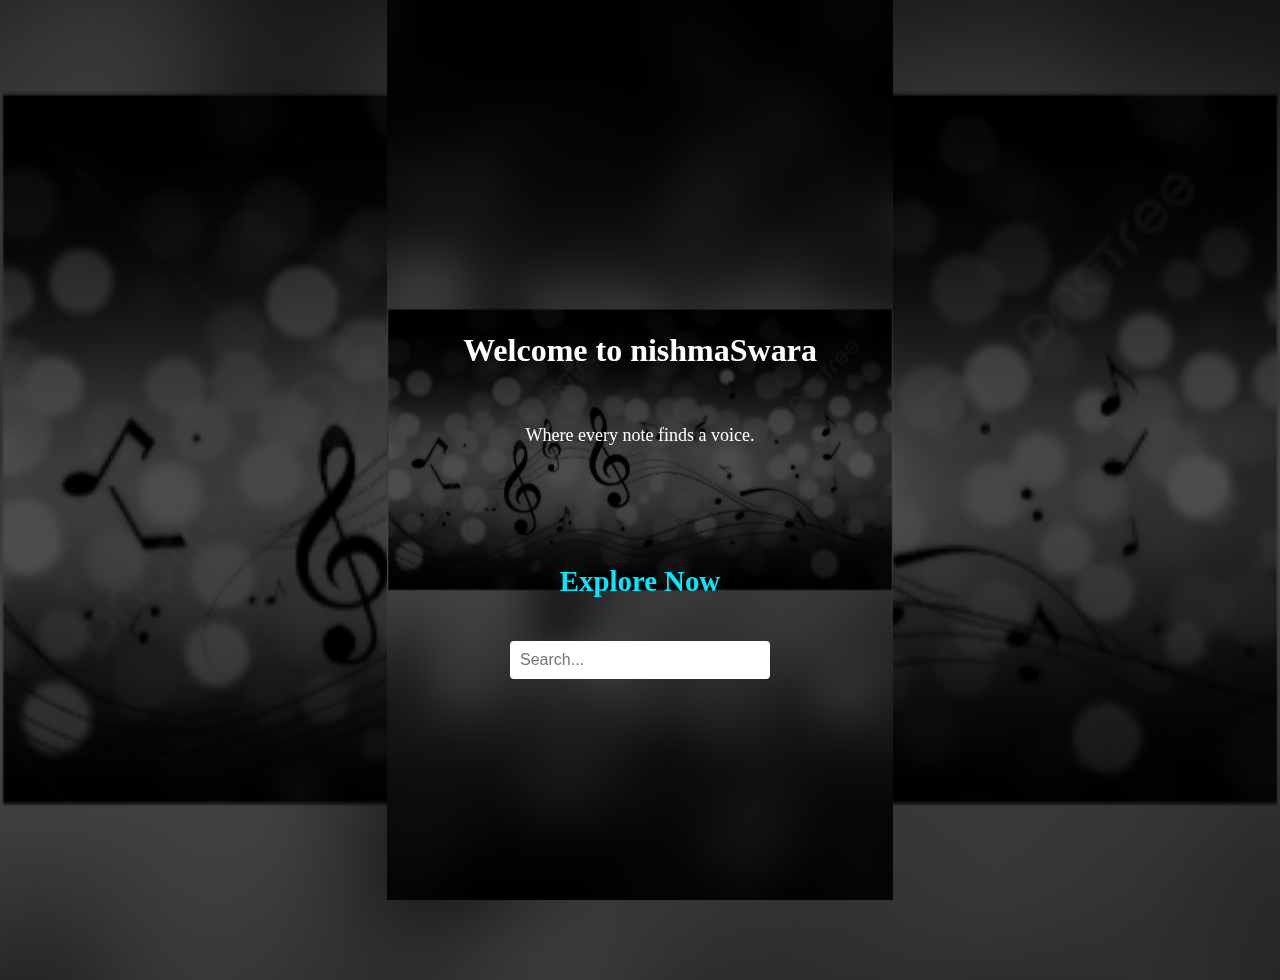
<file: index.html>
<!DOCTYPE html>
<html lang="en">
<head>
  <meta charset="UTF-8" />
  <meta name="viewport" content="width=device-width, initial-scale=1.0"/>
  <title>Welcome | nishmaSware</title>  
  <link rel="stylesheet" href="styles.css" />
</head>

<body>
  <div class="overlay_startUp">
    <h1>Welcome to nishmaSwara</h1>
    <p>
      Where every note finds a voice.
    </p>
    <p>
    </p>
    <h2>Explore Now</h2>

    <!-- Search Box with Dropdown -->
    <div id="search-box">
      <input
        type="text"
        id="searchInput"
        placeholder="Search..."
        oninput="showSuggestions()"
        onfocus="showSuggestions()" /> <!-- ✅ Added onfocus here -->
      <div id="suggestions"></div>
    </div>
  </div>

  <script>
    const pages = [
      { name: "Day1", file: "Day1.html" },      
    ];

    function showSuggestions() {
      const input = document.getElementById("searchInput").value.toLowerCase();
      const suggestionBox = document.getElementById("suggestions");
      suggestionBox.innerHTML = '';

      let matches;

      if (input === '') {
        const label = document.createElement('div');
        label.textContent = 'Popular Topics';
        label.style.fontWeight = 'bold';
        label.style.backgroundColor = '#eee';
        label.style.color = '#333';
        label.style.padding = '8px';
        suggestionBox.appendChild(label);

        matches = pages.slice(0, 5); // Show first 5 items
      } else {
        matches = pages.filter(page => page.name.toLowerCase().includes(input));
      }

      if (matches.length === 0) {
        suggestionBox.style.display = 'none';
        return;
      }

      matches.forEach(match => {
        const div = document.createElement('div');
        div.textContent = match.name;
        div.onclick = () => {
          window.location.href = match.file;
        };
        suggestionBox.appendChild(div);
      });

      suggestionBox.style.display = 'block';
    }

    // ✅ Optional: Hide suggestions when clicking outside
    document.addEventListener('click', (event) => {
      const searchBox = document.getElementById("search-box");
      const suggestions = document.getElementById("suggestions");
      if (!searchBox.contains(event.target)) {
        suggestions.style.display = "none";
      }
    });
  </script>
</body>
</html>
</file>
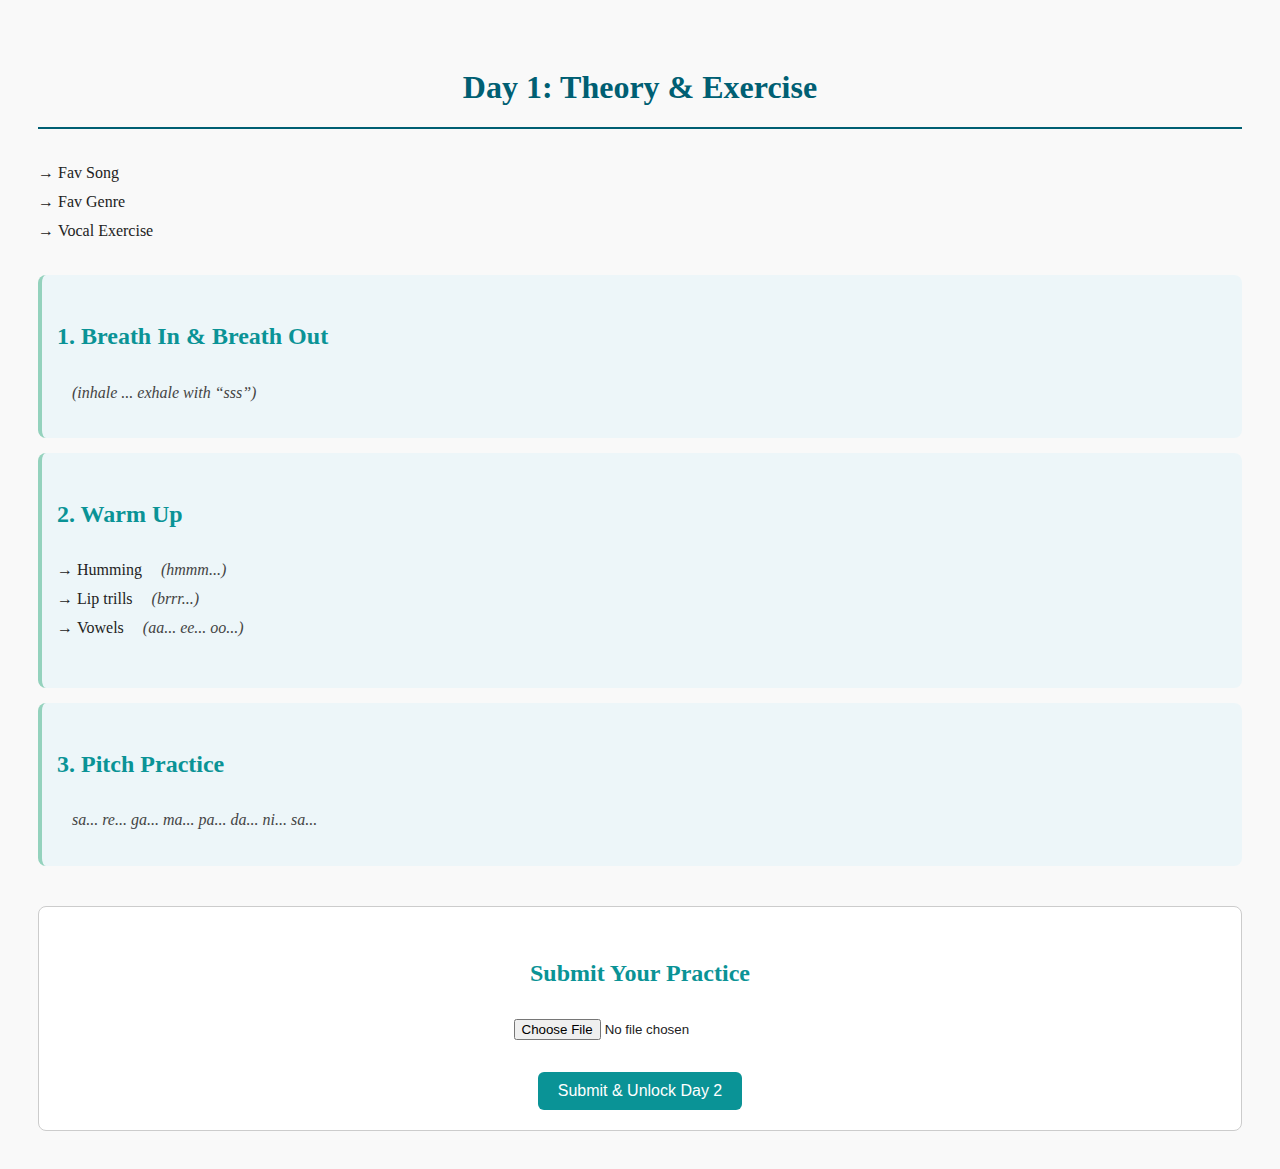
<file: Day1.html>
<!DOCTYPE html>
<html lang="en">
<head>
  <meta charset="UTF-8">
  <meta name="viewport" content="width=device-width, initial-scale=1.0">
  <title>Day 1: Theory & Exercise</title>
  <style>
    body {
      font-family: 'Times New Roman', serif;
      background-color: #f9f9f9;
      color: #222;
      line-height: 1.8;
      padding: 30px;
    }
    h1 {
      text-align: center;
      color: #005f73;
      border-bottom: 2px solid #005f73;
      padding-bottom: 10px;
      margin-bottom: 30px;
    }
    ul {
      list-style-type: "→ ";
      padding-left: 20px;
      margin-bottom: 30px;
    }
    h2 {
      color: #0a9396;
      margin-top: 25px;
    }
    .exercise {
      margin: 15px 0;
      padding: 15px;
      border-left: 4px solid #94d2bd;
      background-color: #edf6f9;
      border-radius: 8px;
    }
    .example {
      font-style: italic;
      color: #444;
      margin-left: 15px;
    }
    .submit-box {
      margin-top: 40px;
      padding: 20px;
      background: #fff;
      border: 1px solid #ccc;
      border-radius: 8px;
      text-align: center;
    }
    button {
      background-color: #0a9396;
      color: white;
      border: none;
      padding: 10px 20px;
      border-radius: 6px;
      cursor: pointer;
      font-size: 16px;
    }
    button:hover {
      background-color: #007f81;
    }
  </style>
</head>
<body>

  <h1>Day 1: Theory & Exercise</h1>

  <ul>
    <li>Fav Song</li>
    <li>Fav Genre</li>
    <li>Vocal Exercise</li>
  </ul>

  <div class="exercise">
    <h2>1. Breath In & Breath Out</h2>
    <p class="example">(inhale ... exhale with “sss”)</p>
  </div>

  <div class="exercise">
    <h2>2. Warm Up</h2>
    <ul>
      <li>Humming <span class="example">(hmmm...)</span></li>
      <li>Lip trills <span class="example">(brrr...)</span></li>
      <li>Vowels <span class="example">(aa... ee... oo...)</span></li>
    </ul>
  </div>

  <div class="exercise">
    <h2>3. Pitch Practice</h2>
    <p class="example">sa... re... ga... ma...  
      pa... da... ni... sa...</p>
  </div>

  <!-- ✅ Submit Section -->
  <div class="submit-box">
    <h2>Submit Your Practice</h2>
    <form onsubmit="completeDay1(); return false;">
      <input type="file" accept="audio/*,video/*" required><br><br>
      <button type="submit">Submit & Unlock Day 2</button>
    </form>
  </div>

  <script>
    function completeDay1() {
      // Mark Day 1 as complete
      localStorage.setItem("day1_completed", "true");
      alert("Your practice has been submitted! ✅ You can now access Day 2.");
      window.location.href = "Day2.html"; // redirect to Day 2
    }
  </script>

</body>
</html>
</file>
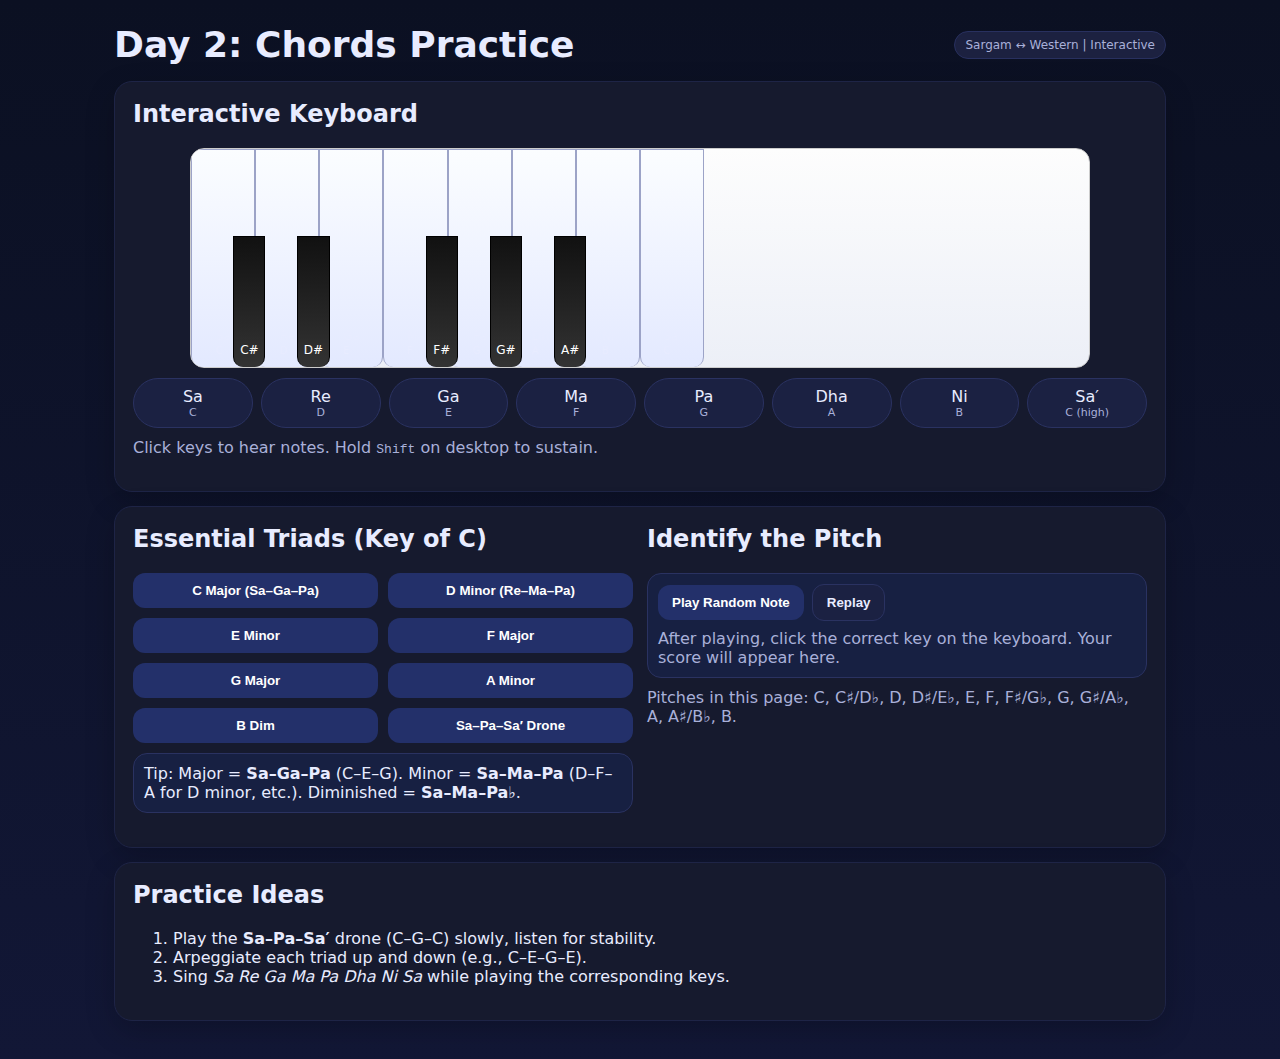
<file: Day2.html>
<!DOCTYPE html>
<html lang="en">
<head>
<meta charset="UTF-8" />
<meta name="viewport" content="width=device-width, initial-scale=1" />
<title>Day 2: Chords Practice</title>
<style>
:root{
--bg:#0f1220; --card:#161a2e; --ink:#e8ecff; --muted:#a9b0d9; --accent:#7aa2ff; --good:#34d399; --warn:#f59e0b; --bad:#ef4444;
}
*{box-sizing:border-box}
body{margin:0;font-family:system-ui,-apple-system,Segoe UI,Roboto,Ubuntu,"Noto Sans",sans-serif;background:linear-gradient(180deg,#0b1022,#121736);color:var(--ink);}
.wrap{max-width:1100px;margin:auto;padding:24px}
header{display:flex;align-items:center;justify-content:space-between;gap:12px;margin-bottom:16px}
h1{font-size:clamp(20px,4vw,36px);margin:0}
.badge{font-size:12px;background:#1c2140;color:var(--muted);padding:6px 10px;border-radius:999px;border:1px solid #28305f}


.card{background:var(--card);border:1px solid #1e2446;border-radius:18px;padding:18px;margin:14px 0;box-shadow:0 10px 30px rgba(0,0,0,.2)}
.row{display:flex;flex-wrap:wrap;gap:14px}
.col{flex:1 1 340px}

  /* PIANO */
.piano{position:relative;height:200px;user-select:none;border-radius:14px;overflow:hidden;border:1px solid #232a52;background:linear-gradient(#e9eefc,#cfd9ff)}
.piano {
  width: 100%;
  max-width: 900px;   /* optional: limit max size */
  margin: 0 auto;     /* center it */
  height: 220px;      /* slightly taller for better look */
display: block;
  background: linear-gradient(#fdfdfd, #eceff7); /* lighter */
  border: 1px solid #ccc;
}
  .key{position:absolute;bottom:0;border:1px solid #9ca3c7;border-bottom:none;border-radius:0 0 10px 10px;display:flex;align-items:flex-end;justify-content:center;padding-bottom:10px;font-size:12px;cursor:pointer;transition:transform .02s}
.key.white{width:calc(100%/14);top:0;background:linear-gradient(#fbfdff,#e3e9ff)}
.key.black{width:calc(100%/28);height:60%;background:linear-gradient(#111,#333);color:#fff;border-color:#000;z-index:2}
.key:active,.key.playing{transform:translateY(1px);filter:brightness(0.95)}


.labels{display:grid;grid-template-columns:repeat(8,1fr);gap:8px;margin-top:10px}
.labels .chip{background:#1b2142;border:1px solid #2a3261;border-radius:999px;padding:8px 10px;text-align:center}
.labels small{display:block;color:var(--muted);font-size:11px}


.btn{appearance:none;border:none;border-radius:12px;padding:10px 14px;background:#23306a;color:#fff;font-weight:600;cursor:pointer}
.btn:hover{filter:brightness(1.1)}
.btn.ghost{background:#1b2142;color:var(--ink);border:1px solid #2a3261}


.grid-buttons{display:grid;grid-template-columns:repeat(auto-fit,minmax(180px,1fr));gap:10px}
.pill{background:#172042;border:1px solid #2a3261;border-radius:14px;padding:10px}
.status{font-weight:700}
</style>
</head>
<body>
<div class="wrap">
<header>
<h1>Day 2: Chords Practice</h1>
<span class="badge">Sargam ↔ Western | Interactive</span>
</header>


<!-- Keyboard + Sargam mapping -->
<section class="card">
<h2 style="margin-top:0">Interactive Keyboard</h2>
<div id="piano" class="piano" aria-label="Piano keyboard (C4 to C5)"></div>
<div class="labels">
<div class="chip">Sa <small>C</small></div>
<div class="chip">Re <small>D</small></div>
<div class="chip">Ga <small>E</small></div>
<div class="chip">Ma <small>F</small></div>
<div class="chip">Pa <small>G</small></div>
<div class="chip">Dha <small>A</small></div>
<div class="chip">Ni <small>B</small></div>
<div class="chip">Sa′ <small>C (high)</small></div>
</div>
<p style="color:var(--muted);margin-top:10px">Click keys to hear notes. Hold <kbd>Shift</kbd> on desktop to sustain.</p>
</section>


<!-- Chords section -->
<section class="card">
<div class="row">
<div class="col">
<h2 style="margin-top:0">Essential Triads (Key of C)</h2>
<div class="grid-buttons" id="chordButtons"></div>
<p class="pill" style="margin-top:10px">Tip: Major = <strong>Sa–Ga–Pa</strong> (C–E–G). Minor = <strong>Sa–Ma–Pa</strong> (D–F–A for D minor, etc.). Diminished = <strong>Sa–Ma–Pa♭</strong>.</p>
</div>
<div class="col">
<h2 style="margin-top:0">Identify the Pitch</h2>
<div class="pill">
<div style="display:flex;gap:8px;align-items:center;flex-wrap:wrap">
<button class="btn" id="playRandomNote">Play Random Note</button>
<button class="btn ghost" id="replayNote" disabled>Replay</button>
<span class="status" id="quizStatus"></span>
</div>
<p style="color:var(--muted);margin:8px 0 0">After playing, click the correct key on the keyboard. Your score will appear here.</p>
</div>
<p style="margin-top:10px;color:var(--muted)">Pitches in this page: C, C♯/D♭, D, D♯/E♭, E, F, F♯/G♭, G, G♯/A♭, A, A♯/B♭, B.</p>
</div>
</div>

  </section>


<section class="card">
<h2 style="margin-top:0">Practice Ideas</h2>
<ol>
<li>Play the <strong>Sa–Pa–Sa′</strong> drone (C–G–C) slowly, listen for stability.</li>
<li>Arpeggiate each triad up and down (e.g., C–E–G–E).</li>
<li>Sing <em>Sa Re Ga Ma Pa Dha Ni Sa</em> while playing the corresponding keys.</li>
</ol>
</section>
</div>


<script>
// ------- Audio helpers -------
const audioCtx = new (window.AudioContext || window.webkitAudioContext)();


function freqFromSemis(base, semis){return base * Math.pow(2, semis/12)}


// Reference: A4 = 440 Hz, C4 is -9 semitones from A4
const A4 = 440;
const C4 = freqFromSemis(A4, -9);
  // Layout: C4..B4 plus C5 (13 white notes / 12 semitone steps)
const noteOrder = [
{n:"C4", sargam:"Sa"}, {n:"C#4", alt:"Db4"}, {n:"D4", sargam:"Re"}, {n:"D#4", alt:"Eb4"},
{n:"E4", sargam:"Ga"}, {n:"F4", sargam:"Ma"}, {n:"F#4", alt:"Gb4"}, {n:"G4", sargam:"Pa"},
{n:"G#4", alt:"Ab4"}, {n:"A4", sargam:"Dha"}, {n:"A#4", alt:"Bb4"}, {n:"B4", sargam:"Ni"}, {n:"C5", sargam:"Sa′"}
];


// Compute frequencies relative to C4
const semisFromC = [0,1,2,3,4,5,6,7,8,9,10,11,12];
const notes = noteOrder.map((o,i)=>({
...o,
idx:i,
freq: freqFromSemis(C4, semisFromC[i])
}));


// ------- Build keyboard -------
const piano = document.getElementById('piano');


// positions for white keys (14 columns for C..C)
const whiteOrder = [0,2,4,5,7,9,11,12]; // indices of white keys from notes


// Build white keys first
  whiteOrder.forEach((i,wi)=>{
const n = notes[i];
const el = document.createElement('div');
el.className = 'key white';
el.style.left = `calc(${wi} * (100%/14))`;
el.style.width = 'calc(100%/14)';
el.dataset.noteIndex = i;
el.innerHTML = `<div>${n.sargam? n.sargam+"<br><small>"+n.n.replace(/[0-9]/g,'')+"</small>": n.n}</div>`;
piano.appendChild(el);
});


// Map black key positions between whites
const blackMap = {1:0.66, 3:1.66, 6:3.66, 8:4.66, 10:5.66};
Object.entries(blackMap).forEach(([i,pos])=>{
const n = notes[+i];
const el = document.createElement('div');
el.className = 'key black';
el.style.left = `calc(${pos} * (100%/14))`;
el.dataset.noteIndex = +i;
el.textContent = n.n.replace(/[0-9]/g,'');
piano.appendChild(el);
});

  // play utilities
function playFreq(freq, duration=0.6){
const now = audioCtx.currentTime;
const o = audioCtx.createOscillator();
const g = audioCtx.createGain();
o.type = 'sine';
o.frequency.value = freq;
o.connect(g); g.connect(audioCtx.destination);
// simple ADSR-ish envelope
g.gain.setValueAtTime(0, now);
g.gain.linearRampToValueAtTime(0.9, now+0.02);
const sustain = (window._sustain? 1.2 : 0.4);
g.gain.setTargetAtTime(0.0001, now + sustain, 0.25);
o.start(now); o.stop(now + sustain + 0.6);
return {o,g};
}


function playChord(freqs){ freqs.forEach((f,i)=> setTimeout(()=>playFreq(f,0.8), i*20)); }


function keyDown(el){ el.classList.add('playing'); setTimeout(()=>el.classList.remove('playing'), 120); }

  piano.addEventListener('mousedown', e=>{
const key = e.target.closest('.key'); if(!key) return;
const idx = +key.dataset.noteIndex; if(Number.isNaN(idx)) return;
keyDown(key); playFreq(notes[idx].freq);
if(activeQuiz && quizAnswer === idx){ score++; quizFlash('Correct!', 'good'); activeQuiz=false; updateButtons(); }
else if(activeQuiz){ quizFlash('Try again', 'bad'); }
});


// sustain with Shift key
window.addEventListener('keydown', e=>{ if(e.key==='Shift') window._sustain = true; });
window.addEventListener('keyup', e=>{ if(e.key==='Shift') window._sustain = false; });


// ------- Chord buttons -------
const chordDefs = [
{name:'C Major (Sa–Ga–Pa)', tones:['C4','E4','G4']},
{name:'D Minor (Re–Ma–Pa)', tones:['D4','F4','A4']},
{name:'E Minor', tones:['E4','G4','B4']},
{name:'F Major', tones:['F4','A4','C5']},
{name:'G Major', tones:['G4','B4','D4']},
{name:'A Minor', tones:['A4','C4','E4']},
{name:'B Dim', tones:['B4','D4','F4']},
{name:'Sa–Pa–Sa′ Drone', tones:['C4','G4','C5']},
];

  const byName = Object.fromEntries(notes.map(n=>[n.n,n]));
const chordButtons = document.getElementById('chordButtons');
chordDefs.forEach(ch=>{
const b = document.createElement('button');
b.className='btn'; b.textContent=ch.name; b.style.whiteSpace='nowrap';
b.onclick = ()=>{ const freqs = ch.tones.map(t=>byName[t].freq); playChord(freqs); };
chordButtons.appendChild(b);
});


// ------- Pitch quiz -------
let activeQuiz=false, quizAnswer=null, score=0, total=0, lastIdx=null, lastOscs=null;
const playBtn = document.getElementById('playRandomNote');
const replayBtn = document.getElementById('replayNote');
const statusEl = document.getElementById('quizStatus');


function quizFlash(msg, type){
statusEl.textContent = `${msg} • Score ${score}/${total}`;
statusEl.style.color = type==='good'? 'var(--good)': type==='bad'? 'var(--bad)': 'var(--ink)';
}

  function startQuiz(){
const pool = notes.map((_,i)=>i);
let idx = pool[Math.floor(Math.random()*pool.length)];
if(idx===lastIdx) idx = (idx+1)%pool.length; // avoid repeat
lastIdx = idx; quizAnswer = idx; activeQuiz=true; total++;
const p = playFreq(notes[idx].freq); lastOscs=p; updateButtons(); quizFlash('Which note is this?', 'warn');
}


function replay(){ if(!lastIdx) return; playFreq(notes[lastIdx].freq); }


function updateButtons(){ replayBtn.disabled = !activeQuiz; }


playBtn.addEventListener('click', startQuiz);
replayBtn.addEventListener('click', replay);
</script>
</body>
</html>
</file>
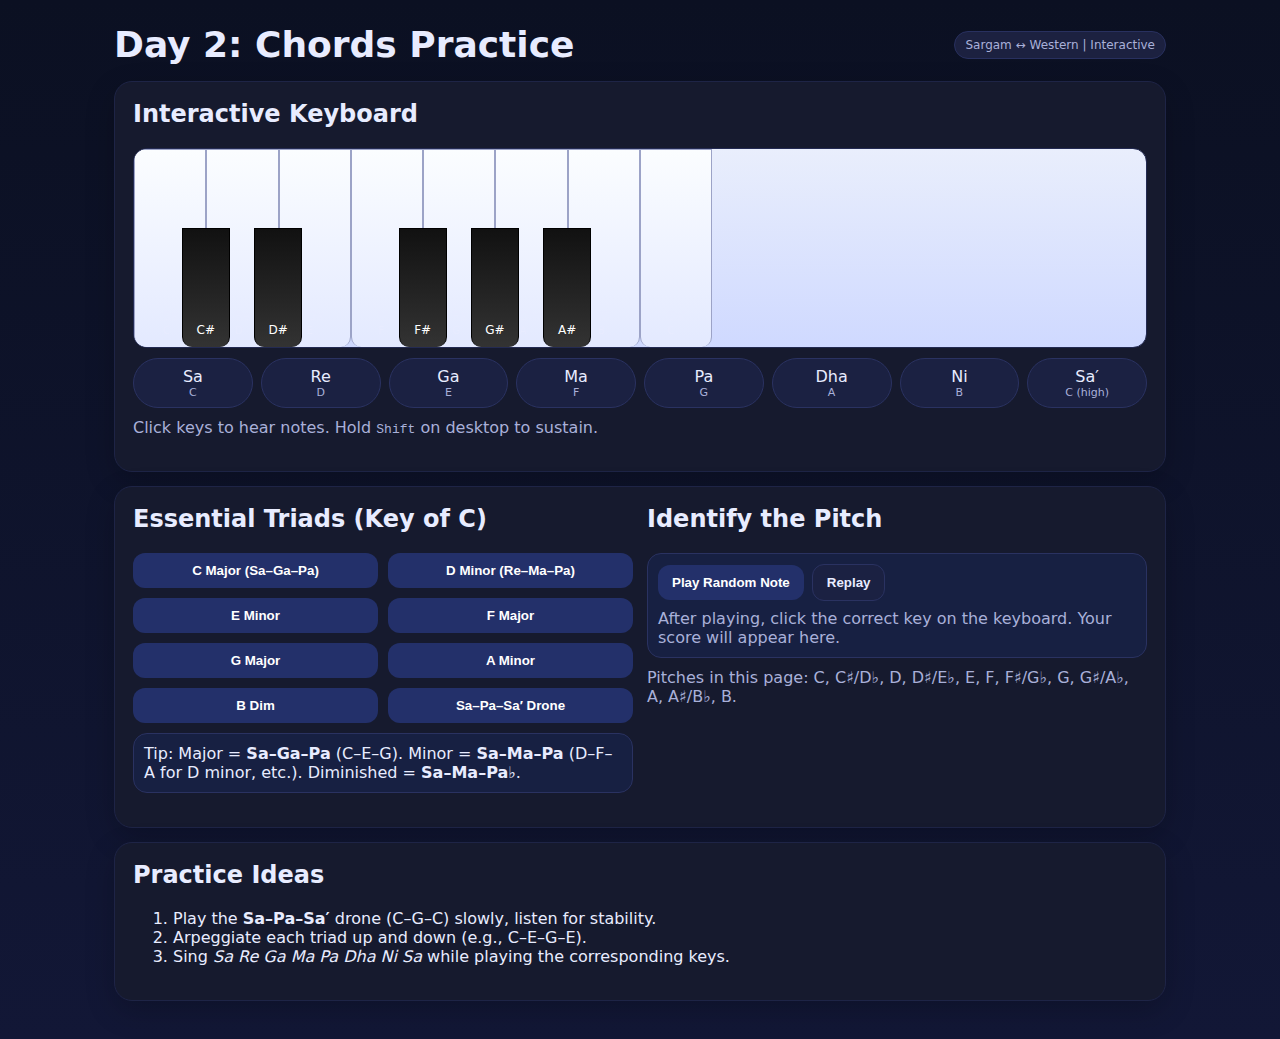
<file: Day2copy.html>
<!DOCTYPE html>
<html lang="en">
<head>
<meta charset="UTF-8" />
<meta name="viewport" content="width=device-width, initial-scale=1" />
<title>Day 2: Chords Practice</title>
<style>
:root{
--bg:#0f1220; --card:#161a2e; --ink:#e8ecff; --muted:#a9b0d9; --accent:#7aa2ff; --good:#34d399; --warn:#f59e0b; --bad:#ef4444;
}
*{box-sizing:border-box}
body{margin:0;font-family:system-ui,-apple-system,Segoe UI,Roboto,Ubuntu,"Noto Sans",sans-serif;background:linear-gradient(180deg,#0b1022,#121736);color:var(--ink);}
.wrap{max-width:1100px;margin:auto;padding:24px}
header{display:flex;align-items:center;justify-content:space-between;gap:12px;margin-bottom:16px}
h1{font-size:clamp(20px,4vw,36px);margin:0}
.badge{font-size:12px;background:#1c2140;color:var(--muted);padding:6px 10px;border-radius:999px;border:1px solid #28305f}


.card{background:var(--card);border:1px solid #1e2446;border-radius:18px;padding:18px;margin:14px 0;box-shadow:0 10px 30px rgba(0,0,0,.2)}
.row{display:flex;flex-wrap:wrap;gap:14px}
.col{flex:1 1 340px}

  /* PIANO */
.piano{position:relative;height:200px;user-select:none;border-radius:14px;overflow:hidden;border:1px solid #232a52;background:linear-gradient(#e9eefc,#cfd9ff)}
.key{position:absolute;bottom:0;border:1px solid #9ca3c7;border-bottom:none;border-radius:0 0 10px 10px;display:flex;align-items:flex-end;justify-content:center;padding-bottom:10px;font-size:12px;cursor:pointer;transition:transform .02s}
.key.white{width:calc(100%/14);top:0;background:linear-gradient(#fbfdff,#e3e9ff)}
.key.black{width:calc(100%/21);height:60%;background:linear-gradient(#111,#333);color:#fff;border-color:#000;z-index:2}
.key:active,.key.playing{transform:translateY(1px);filter:brightness(0.95)}


.labels{display:grid;grid-template-columns:repeat(8,1fr);gap:8px;margin-top:10px}
.labels .chip{background:#1b2142;border:1px solid #2a3261;border-radius:999px;padding:8px 10px;text-align:center}
.labels small{display:block;color:var(--muted);font-size:11px}


.btn{appearance:none;border:none;border-radius:12px;padding:10px 14px;background:#23306a;color:#fff;font-weight:600;cursor:pointer}
.btn:hover{filter:brightness(1.1)}
.btn.ghost{background:#1b2142;color:var(--ink);border:1px solid #2a3261}


.grid-buttons{display:grid;grid-template-columns:repeat(auto-fit,minmax(180px,1fr));gap:10px}
.pill{background:#172042;border:1px solid #2a3261;border-radius:14px;padding:10px}
.status{font-weight:700}
</style>
</head>
<body>
<div class="wrap">
<header>
<h1>Day 2: Chords Practice</h1>
<span class="badge">Sargam ↔ Western | Interactive</span>
</header>


<!-- Keyboard + Sargam mapping -->
<section class="card">
<h2 style="margin-top:0">Interactive Keyboard</h2>
<div id="piano" class="piano" aria-label="Piano keyboard (C4 to C5)"></div>
<div class="labels">
<div class="chip">Sa <small>C</small></div>
<div class="chip">Re <small>D</small></div>
<div class="chip">Ga <small>E</small></div>
<div class="chip">Ma <small>F</small></div>
<div class="chip">Pa <small>G</small></div>
<div class="chip">Dha <small>A</small></div>
<div class="chip">Ni <small>B</small></div>
<div class="chip">Sa′ <small>C (high)</small></div>
</div>
<p style="color:var(--muted);margin-top:10px">Click keys to hear notes. Hold <kbd>Shift</kbd> on desktop to sustain.</p>
</section>


<!-- Chords section -->
<section class="card">
<div class="row">
<div class="col">
<h2 style="margin-top:0">Essential Triads (Key of C)</h2>
<div class="grid-buttons" id="chordButtons"></div>
<p class="pill" style="margin-top:10px">Tip: Major = <strong>Sa–Ga–Pa</strong> (C–E–G). Minor = <strong>Sa–Ma–Pa</strong> (D–F–A for D minor, etc.). Diminished = <strong>Sa–Ma–Pa♭</strong>.</p>
</div>
<div class="col">
<h2 style="margin-top:0">Identify the Pitch</h2>
<div class="pill">
<div style="display:flex;gap:8px;align-items:center;flex-wrap:wrap">
<button class="btn" id="playRandomNote">Play Random Note</button>
<button class="btn ghost" id="replayNote" disabled>Replay</button>
<span class="status" id="quizStatus"></span>
</div>
<p style="color:var(--muted);margin:8px 0 0">After playing, click the correct key on the keyboard. Your score will appear here.</p>
</div>
<p style="margin-top:10px;color:var(--muted)">Pitches in this page: C, C♯/D♭, D, D♯/E♭, E, F, F♯/G♭, G, G♯/A♭, A, A♯/B♭, B.</p>
</div>
</div>

  </section>


<section class="card">
<h2 style="margin-top:0">Practice Ideas</h2>
<ol>
<li>Play the <strong>Sa–Pa–Sa′</strong> drone (C–G–C) slowly, listen for stability.</li>
<li>Arpeggiate each triad up and down (e.g., C–E–G–E).</li>
<li>Sing <em>Sa Re Ga Ma Pa Dha Ni Sa</em> while playing the corresponding keys.</li>
</ol>
</section>
</div>


<script>
// ------- Audio helpers -------
const audioCtx = new (window.AudioContext || window.webkitAudioContext)();


function freqFromSemis(base, semis){return base * Math.pow(2, semis/12)}


// Reference: A4 = 440 Hz, C4 is -9 semitones from A4
const A4 = 440;
const C4 = freqFromSemis(A4, -9);
  // Layout: C4..B4 plus C5 (13 white notes / 12 semitone steps)
const noteOrder = [
{n:"C4", sargam:"Sa"}, {n:"C#4", alt:"Db4"}, {n:"D4", sargam:"Re"}, {n:"D#4", alt:"Eb4"},
{n:"E4", sargam:"Ga"}, {n:"F4", sargam:"Ma"}, {n:"F#4", alt:"Gb4"}, {n:"G4", sargam:"Pa"},
{n:"G#4", alt:"Ab4"}, {n:"A4", sargam:"Dha"}, {n:"A#4", alt:"Bb4"}, {n:"B4", sargam:"Ni"}, {n:"C5", sargam:"Sa′"}
];


// Compute frequencies relative to C4
const semisFromC = [0,1,2,3,4,5,6,7,8,9,10,11,12];
const notes = noteOrder.map((o,i)=>({
...o,
idx:i,
freq: freqFromSemis(C4, semisFromC[i])
}));


// ------- Build keyboard -------
const piano = document.getElementById('piano');


// positions for white keys (14 columns for C..C)
const whiteOrder = [0,2,4,5,7,9,11,12]; // indices of white keys from notes


// Build white keys first
  whiteOrder.forEach((i,wi)=>{
const n = notes[i];
const el = document.createElement('div');
el.className = 'key white';
el.style.left = `calc(${wi} * (100%/14))`;
el.style.width = 'calc(100%/14)';
el.dataset.noteIndex = i;
el.innerHTML = `<div>${n.sargam? n.sargam+"<br><small>"+n.n.replace(/[0-9]/g,'')+"</small>": n.n}</div>`;
piano.appendChild(el);
});


// Map black key positions between whites
const blackMap = {1:0.66, 3:1.66, 6:3.66, 8:4.66, 10:5.66};
Object.entries(blackMap).forEach(([i,pos])=>{
const n = notes[+i];
const el = document.createElement('div');
el.className = 'key black';
el.style.left = `calc(${pos} * (100%/14))`;
el.dataset.noteIndex = +i;
el.textContent = n.n.replace(/[0-9]/g,'');
piano.appendChild(el);
});

  // play utilities
function playFreq(freq, duration=0.6){
const now = audioCtx.currentTime;
const o = audioCtx.createOscillator();
const g = audioCtx.createGain();
o.type = 'sine';
o.frequency.value = freq;
o.connect(g); g.connect(audioCtx.destination);
// simple ADSR-ish envelope
g.gain.setValueAtTime(0, now);
g.gain.linearRampToValueAtTime(0.9, now+0.02);
const sustain = (window._sustain? 1.2 : 0.4);
g.gain.setTargetAtTime(0.0001, now + sustain, 0.25);
o.start(now); o.stop(now + sustain + 0.6);
return {o,g};
}


function playChord(freqs){ freqs.forEach((f,i)=> setTimeout(()=>playFreq(f,0.8), i*20)); }


function keyDown(el){ el.classList.add('playing'); setTimeout(()=>el.classList.remove('playing'), 120); }

  piano.addEventListener('mousedown', e=>{
const key = e.target.closest('.key'); if(!key) return;
const idx = +key.dataset.noteIndex; if(Number.isNaN(idx)) return;
keyDown(key); playFreq(notes[idx].freq);
if(activeQuiz && quizAnswer === idx){ score++; quizFlash('Correct!', 'good'); activeQuiz=false; updateButtons(); }
else if(activeQuiz){ quizFlash('Try again', 'bad'); }
});


// sustain with Shift key
window.addEventListener('keydown', e=>{ if(e.key==='Shift') window._sustain = true; });
window.addEventListener('keyup', e=>{ if(e.key==='Shift') window._sustain = false; });


// ------- Chord buttons -------
const chordDefs = [
{name:'C Major (Sa–Ga–Pa)', tones:['C4','E4','G4']},
{name:'D Minor (Re–Ma–Pa)', tones:['D4','F4','A4']},
{name:'E Minor', tones:['E4','G4','B4']},
{name:'F Major', tones:['F4','A4','C5']},
{name:'G Major', tones:['G4','B4','D4']},
{name:'A Minor', tones:['A4','C4','E4']},
{name:'B Dim', tones:['B4','D4','F4']},
{name:'Sa–Pa–Sa′ Drone', tones:['C4','G4','C5']},
];

  const byName = Object.fromEntries(notes.map(n=>[n.n,n]));
const chordButtons = document.getElementById('chordButtons');
chordDefs.forEach(ch=>{
const b = document.createElement('button');
b.className='btn'; b.textContent=ch.name; b.style.whiteSpace='nowrap';
b.onclick = ()=>{ const freqs = ch.tones.map(t=>byName[t].freq); playChord(freqs); };
chordButtons.appendChild(b);
});


// ------- Pitch quiz -------
let activeQuiz=false, quizAnswer=null, score=0, total=0, lastIdx=null, lastOscs=null;
const playBtn = document.getElementById('playRandomNote');
const replayBtn = document.getElementById('replayNote');
const statusEl = document.getElementById('quizStatus');


function quizFlash(msg, type){
statusEl.textContent = `${msg} • Score ${score}/${total}`;
statusEl.style.color = type==='good'? 'var(--good)': type==='bad'? 'var(--bad)': 'var(--ink)';
}

  function startQuiz(){
const pool = notes.map((_,i)=>i);
let idx = pool[Math.floor(Math.random()*pool.length)];
if(idx===lastIdx) idx = (idx+1)%pool.length; // avoid repeat
lastIdx = idx; quizAnswer = idx; activeQuiz=true; total++;
const p = playFreq(notes[idx].freq); lastOscs=p; updateButtons(); quizFlash('Which note is this?', 'warn');
}


function replay(){ if(!lastIdx) return; playFreq(notes[lastIdx].freq); }


function updateButtons(){ replayBtn.disabled = !activeQuiz; }


playBtn.addEventListener('click', startQuiz);
replayBtn.addEventListener('click', replay);
</script>
</body>
</html>
</file>
<file: styles.css>
body::before {
  content: "";
  position: fixed;
  top: 0;
  left: 0;
  width: 100%;
  height: 100%;
  background-image: url('Picsart_25-08-28_21-46-36-514.jpg');
  background-size: contain;
  background-position: center;
  background-repeat: no-repeat;
  z-index: -1; /* Keep it behind everything */
}

body {
  margin: 0;
  font-family: 'Times New Roman', Times, serif;
  background-image: url('Picsart_25-08-28_21-46-36-514.jpg');
  background-size: cover;
  background-position: center;
  background-repeat: no-repeat;
  background-attachment: fixed;
  color: #ffffff;
  line-height: 1.8;
}

.overlay_startUp {
  background-color: rgba(0, 0, 0, 0.7);
  min-height: 100vh;
  padding: 40px 20px;
  display: flex;
  flex-direction: column;
  justify-content: center;
  text-align: center;
}

.overlay {
  background-color: rgba(0, 0, 0, 0.75);
  min-height: 100vh;
  padding: 50px 10vw;
  box-sizing: border-box;
}

/* h1 {
  font-size: 3em;
  margin-bottom: 20px;
  color: #00eaff;
} */

.header {
  text-align: center;
  margin-bottom: 50px;
}

.header h1 {
  font-size: 2.8em;
  color: #00eaff;
  border-bottom: 2px solid #00eaff;
  padding-bottom: 10px;
  margin-bottom: 30px;
}

h2 {
  color: #00eaff;
  font-size: 1.8em;
  margin-top: 50px;
}

h3 {
  color: #65999e;
  font-size: 1.8em;
  margin-top: 50px;
}

h4 {
  color: #98f3f8;
  font-size: 1.2em;
  margin-top: 50px;
}


p, ul, li {
  font-size: 18px;
  margin-bottom: 18px;
}

ul {
  padding-left: 20px;
}

/* p {
  font-size: 1.2em;
  line-height: 1.7;
  max-width: 800px;
  margin: 0 auto 30px auto;
  text-align: left;
} */

.explore-button {
  background-color: #00eaff;
  color: #000;
  border: none;
  padding: 10px 25px;
  font-size: 16px;
  font-weight: bold;
  border-radius: 6px;
  cursor: pointer;
  margin-top: 20px;
  transition: background-color 0.3s ease;
}

.explore-button:hover {
  background-color: #00c0cc;
}

#search-box {
  margin-top: 10px;
}

#searchInput {
  padding: 10px;
  width: 240px;
  border-radius: 4px;
  border: none;
  font-size: 1em;
}

#suggestions {
  margin: 0 auto;
  max-width: 240px;
  background-color: white;
  color: black;
  text-align: left;
  border: 1px solid #ccc;
  border-radius: 4px;
  display: none;
  position: relative;
  z-index: 10;
}

#suggestions div {
  padding: 8px;
  cursor: pointer;
}

#suggestions div:hover {
  background-color: #f0f0f0;
}

.opt-img {
display: block;
margin: 20px auto;
width: 400px;       /* Adjust width as needed */
max-width: 90%;
height: auto;
border: 2px solid #fff;
border-radius: 10px;
}

.quote {
  font-style: italic;
  color: #e0e0e0;
  margin: 15px 0;
  padding-left: 20px;
  border-left: 4px solid #ffc107;
  background-color: rgba(255, 255, 255, 0.1);
  border-radius: 8px;
  padding: 15px;
}

code {
  background-color: rgba(255,255,255,0.1);
  padding: 4px 6px;
  border-radius: 4px;
  font-family: monospace;
}

.content-wrapper {
  max-width: 800px;
  margin: 0 auto;
  padding: 0 6vw;
}

table {
  overflow-x: auto;
  display: block;
  width: 100%;
  border-collapse: collapse;
  margin: 25px 0 40px 0;
  background-color: rgba(255, 255, 255, 0.08);
  backdrop-filter: blur(6px);
  border-radius: 10px;
  box-shadow: 0 0 10px rgba(0,0,0,0.4);
  color: #fff;
}

th, td {
  padding: 14px 12px;
  border-bottom: 1px solid rgba(255,255,255,0.15);
  text-align: left;
  color: #fff;
}

th {
  background-color: rgba(0,0,0,0.5);
  font-weight: bold;
}

.note {
  background: rgba(255, 255, 255, 0.1);
  border-left: 6px solid #ffc107;
  color: #fffbe6;
  padding: 18px 25px;
  font-size: 17px;
  margin-bottom: 35px;
  border-radius: 10px;
}

.button-container {
  text-align: center;
  margin: 20px 0;
}

.button-container button {
  background-color: #00eaff;
  color: #000;
  border: none;
  border-radius: 8px;
  padding: 12px 20px;
  font-size: 1em;
  margin: 0 10px;
  cursor: pointer;
  transition: 0.3s ease;
}

.button-container button:hover {
  background-color: #00bcd4;
  color: white;
}

.waveform {
  white-space: pre;
  font-family: monospace;
  background: #111;
  color: #0ff;
  padding: 1em;
  font-size: 13px;
  overflow-x: auto;
  margin: 0;
}
caliblabel, calibinput {
      display: block;
      margin: 10px 0;
    }
    .result {
      margin-top: 20px;
      font-weight: bold;
      color: green;
    }
.formula {  border-left: 4px solid #336699; margin-bottom: 15px; }
    .example {  border-left: 4px solid #4CAF50; margin-bottom: 15px; }


@media screen and (max-width: 786px) {
  body::before {
    background-attachment: scroll; /* allow scrolling fallback */
  }
  .overlay {
    padding: 30px 6vw;
  }

  .header h1 {
    font-size: 1.8em;
  }

  h2 {
    font-size: 1.4em;
    margin-top: 40px;
    margin-bottom: 20px;
  }

  h3 {
    font-size: 1.4em;
  }
  h4 {
    font-size: 1.2em;
  }

  p, li, .note{
    font-size: 15px;
    line-height: 1.6;
    padding: 0;
    margin-bottom: 20px;
  }
.section {
        flex-direction: column;
        align-items: center;
      }

      .section img {
        width: 100%;
        max-width: 300px;
      }

      .text {
        max-width: 100%;
      }
  
  .opt-img {
    max-width: 90%;
    width: 300px;
  }

  pre {
    white-space: pre; /* ✅ Preserve ASCII */
    font-family: 'Courier New', monospace !important;
    overflow-x: auto;
    font-size: 13px;
  }

  code {
    white-space: pre-wrap; /* Only code blocks wrap */
    word-break: break-word;
  }
  
  th, td {
    font-size: 14px;
  }
</file>
